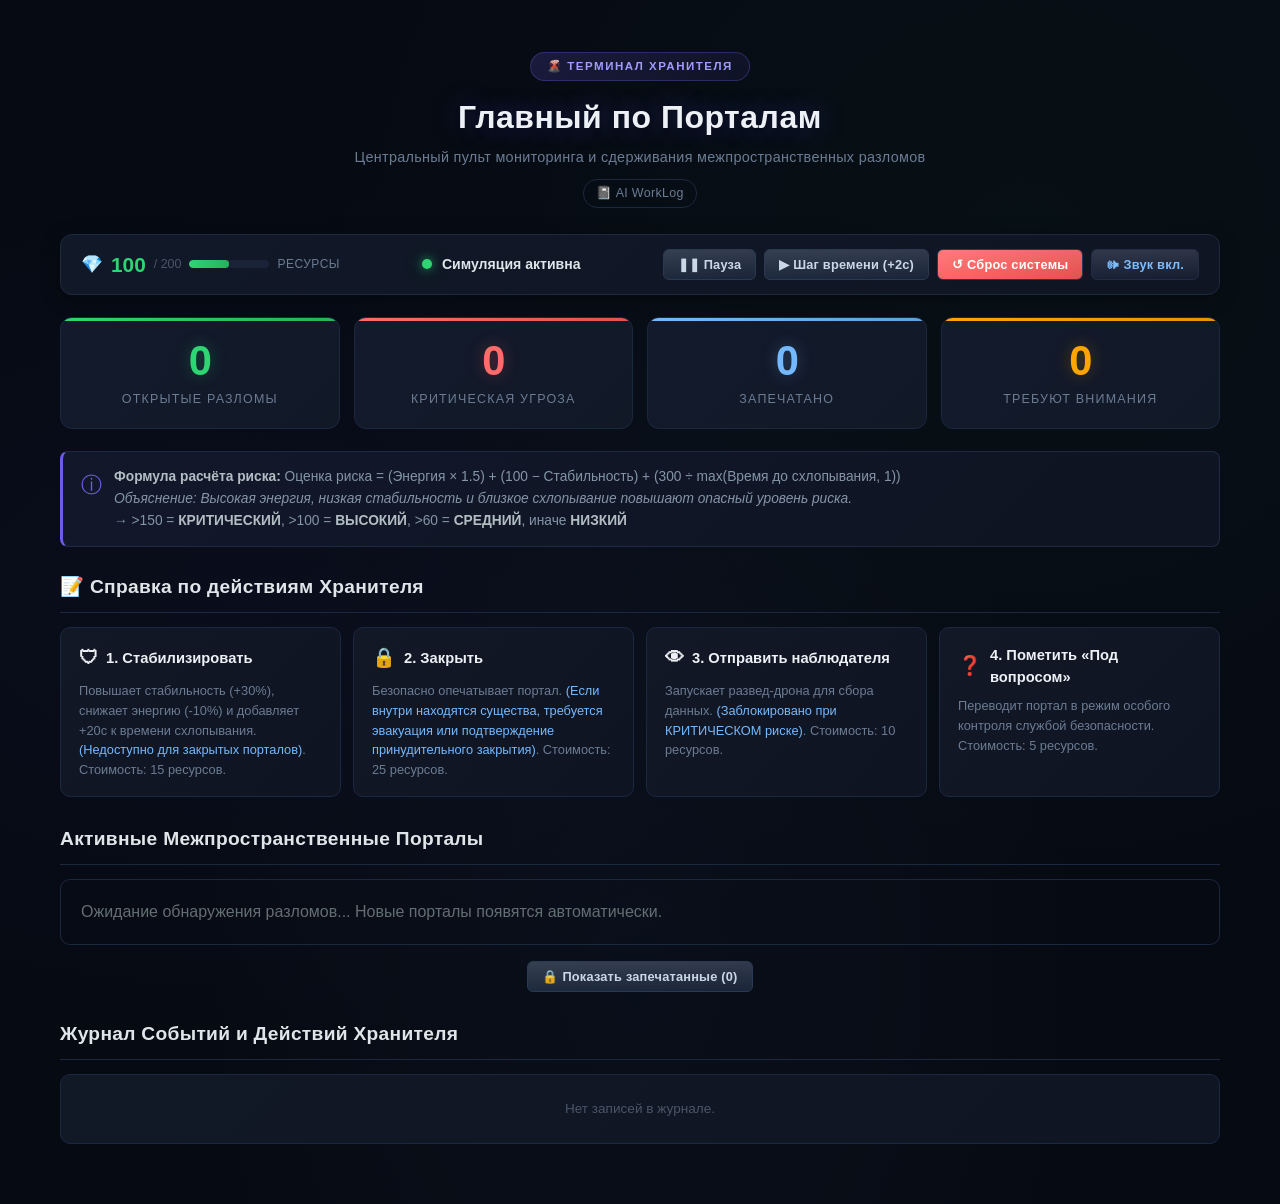
<file: index.html>
<!DOCTYPE html>
<html lang="ru">
<head>
    <meta charset="UTF-8">
    <meta name="viewport" content="width=device-width, initial-scale=1.0">
    <title>Хранитель Порталов - Пульт Управления</title>
    <link rel="stylesheet" href="static/css/style.css">
</head>
<body>
    <div class="container">
        <header>
            <div class="header-badge">&#127755; ТЕРМИНАЛ ХРАНИТЕЛЯ</div>
            <h1>Главный по Порталам</h1>
            <p class="subtitle">Центральный пульт мониторинга и сдерживания межпространственных разломов</p>
            <a href="./ai-worklog.html" class="worklog-link">&#128211; AI WorkLog</a>
        </header>

        <!-- Simulation Control Bar -->
        <section class="controls-bar">
            <div class="resources-display" id="resources-display">
                <span class="resource-icon">&#128142;</span>
                <span class="resource-value" id="resource-value">100</span>
                <span class="resource-max">/ 200</span>
                <div class="resource-bar-bg">
                    <div class="resource-bar-fill" id="resource-bar-fill" style="width:50%"></div>
                </div>
                <span class="resource-label">Ресурсы</span>
            </div>
            <div class="sim-status">
                <span class="status-indicator" id="sim-indicator"></span>
                <span id="sim-mode-label">Симуляция активна</span>
            </div>
            <div class="control-buttons">
                <button class="btn btn-control" id="btn-toggle-auto">&#10074;&#10074; Пауза</button>
                <button class="btn btn-control" id="btn-manual-tick">&#9654; Шаг времени (+2с)</button>
                <button class="btn btn-control btn-danger" id="btn-reset-sim">&#8634; Сброс системы</button>
                <button class="btn btn-sound" id="btn-sound-toggle" title="Включить/выключить звук">&#128362; Звук вкл.</button>
            </div>
        </section>

        <!-- Summary Dashboard -->
        <section id="dashboard" class="dashboard">
            <div class="stat-card" id="stat-open">
                <span class="stat-number">0</span>
                <span class="stat-label">Открытые разломы</span>
            </div>
            <div class="stat-card" id="stat-critical">
                <span class="stat-number">0</span>
                <span class="stat-label">Критическая угроза</span>
            </div>
            <div class="stat-card" id="stat-closed">
                <span class="stat-number">0</span>
                <span class="stat-label">Запечатано</span>
            </div>
            <div class="stat-card" id="stat-urgent">
                <span class="stat-number">0</span>
                <span class="stat-label">Требуют внимания</span>
            </div>
        </section>

        <!-- Formula Explanation -->
        <section id="formula-info" class="formula-info">
            <span class="info-icon">&#9432;</span>
            <span class="info-text">
                <strong>Формула расчёта риска:</strong>
                Оценка риска = (Энергия &times; 1.5) + (100 &minus; Стабильность) + (300 &divide; max(Время до схлопывания, 1))
                <br>
                <em>Объяснение: Высокая энергия, низкая стабильность и близкое схлопывание повышают опасный уровень риска.</em>
                <br>
                &rarr; &gt;150 = <strong>КРИТИЧЕСКИЙ</strong>, &gt;100 = <strong>ВЫСОКИЙ</strong>, &gt;60 = <strong>СРЕДНИЙ</strong>, иначе <strong>НИЗКИЙ</strong>
            </span>
        </section>

        <!-- Caretaker Actions Explanation Guide -->
        <section class="actions-guide">
            <h2>&#128221; Справка по действиям Хранителя</h2>
            <div class="guide-grid">
                <div class="guide-card">
                    <div class="guide-header">
                        <span class="guide-icon">&#128737;</span>
                        <strong>1. Стабилизировать</strong>
                    </div>
                    <p>Повышает стабильность (+30%), снижает энергию (-10%) и добавляет +20с к времени схлопывания. <em>(Недоступно для закрытых порталов)</em>. Стоимость: 15 ресурсов.</p>
                </div>
                <div class="guide-card">
                    <div class="guide-header">
                        <span class="guide-icon">&#128274;</span>
                        <strong>2. Закрыть</strong>
                    </div>
                    <p>Безопасно опечатывает портал. <em>(Если внутри находятся существа, требуется эвакуация или подтверждение принудительного закрытия)</em>. Стоимость: 25 ресурсов.</p>
                </div>
                <div class="guide-card">
                    <div class="guide-header">
                        <span class="guide-icon">&#128065;</span>
                        <strong>3. Отправить наблюдателя</strong>
                    </div>
                    <p>Запускает развед-дрона для сбора данных. <em>(Заблокировано при КРИТИЧЕСКОМ риске)</em>. Стоимость: 10 ресурсов.</p>
                </div>
                <div class="guide-card">
                    <div class="guide-header">
                        <span class="guide-icon">&#10067;</span>
                        <strong>4. Пометить «Под вопросом»</strong>
                    </div>
                    <p>Переводит портал в режим особого контроля службой безопасности. Стоимость: 5 ресурсов.</p>
                </div>
            </div>
        </section>

        <!-- Portals Table -->
        <section id="portals-section">
            <h2>Активные Межпространственные Порталы</h2>
            <div id="portals-table"></div>
        </section>

        <!-- Closed Portals Section -->
        <section id="closed-section" style="display:none; margin-top:28px;">
            <h2>&#128274; Запечатанные Порталы</h2>
            <div id="closed-table"></div>
        </section>

        <!-- Toggle Closed Portals Button -->
        <div id="closed-toggle-wrapper" style="margin-top:16px; text-align:center;">
            <button class="btn btn-control" id="btn-toggle-closed">&#128274; Показать запечатанные (0)</button>
        </div>

        <!-- Action Log -->
        <section id="action-log-section">
            <h2>Журнал Событий и Действий Хранителя</h2>
            <div id="action-log"></div>
        </section>
    </div>

    <!-- Detail Modal -->
    <div id="modal-overlay" class="modal-overlay hidden">
        <div class="modal">
            <button class="modal-close" id="modal-close">&times;</button>
            <h2 id="modal-title">Карточка портала</h2>
            <div id="modal-body"></div>
        </div>
    </div>

    <!-- Confirm Modal -->
    <div id="confirm-overlay" class="modal-overlay hidden">
        <div class="modal modal-sm">
            <h3 id="confirm-title">Подтверждение действия</h3>
            <p id="confirm-message"></p>
            <div class="modal-actions">
                <button class="btn btn-danger" id="confirm-yes">Принудительно закрыть</button>
                <button class="btn btn-secondary" id="confirm-no">Отмена</button>
            </div>
        </div>
    </div>

    <!-- Toast Notification -->
    <div id="toast" class="toast hidden"></div>

    <script src="static/js/app.js"></script>
</body>
</html>
</file>
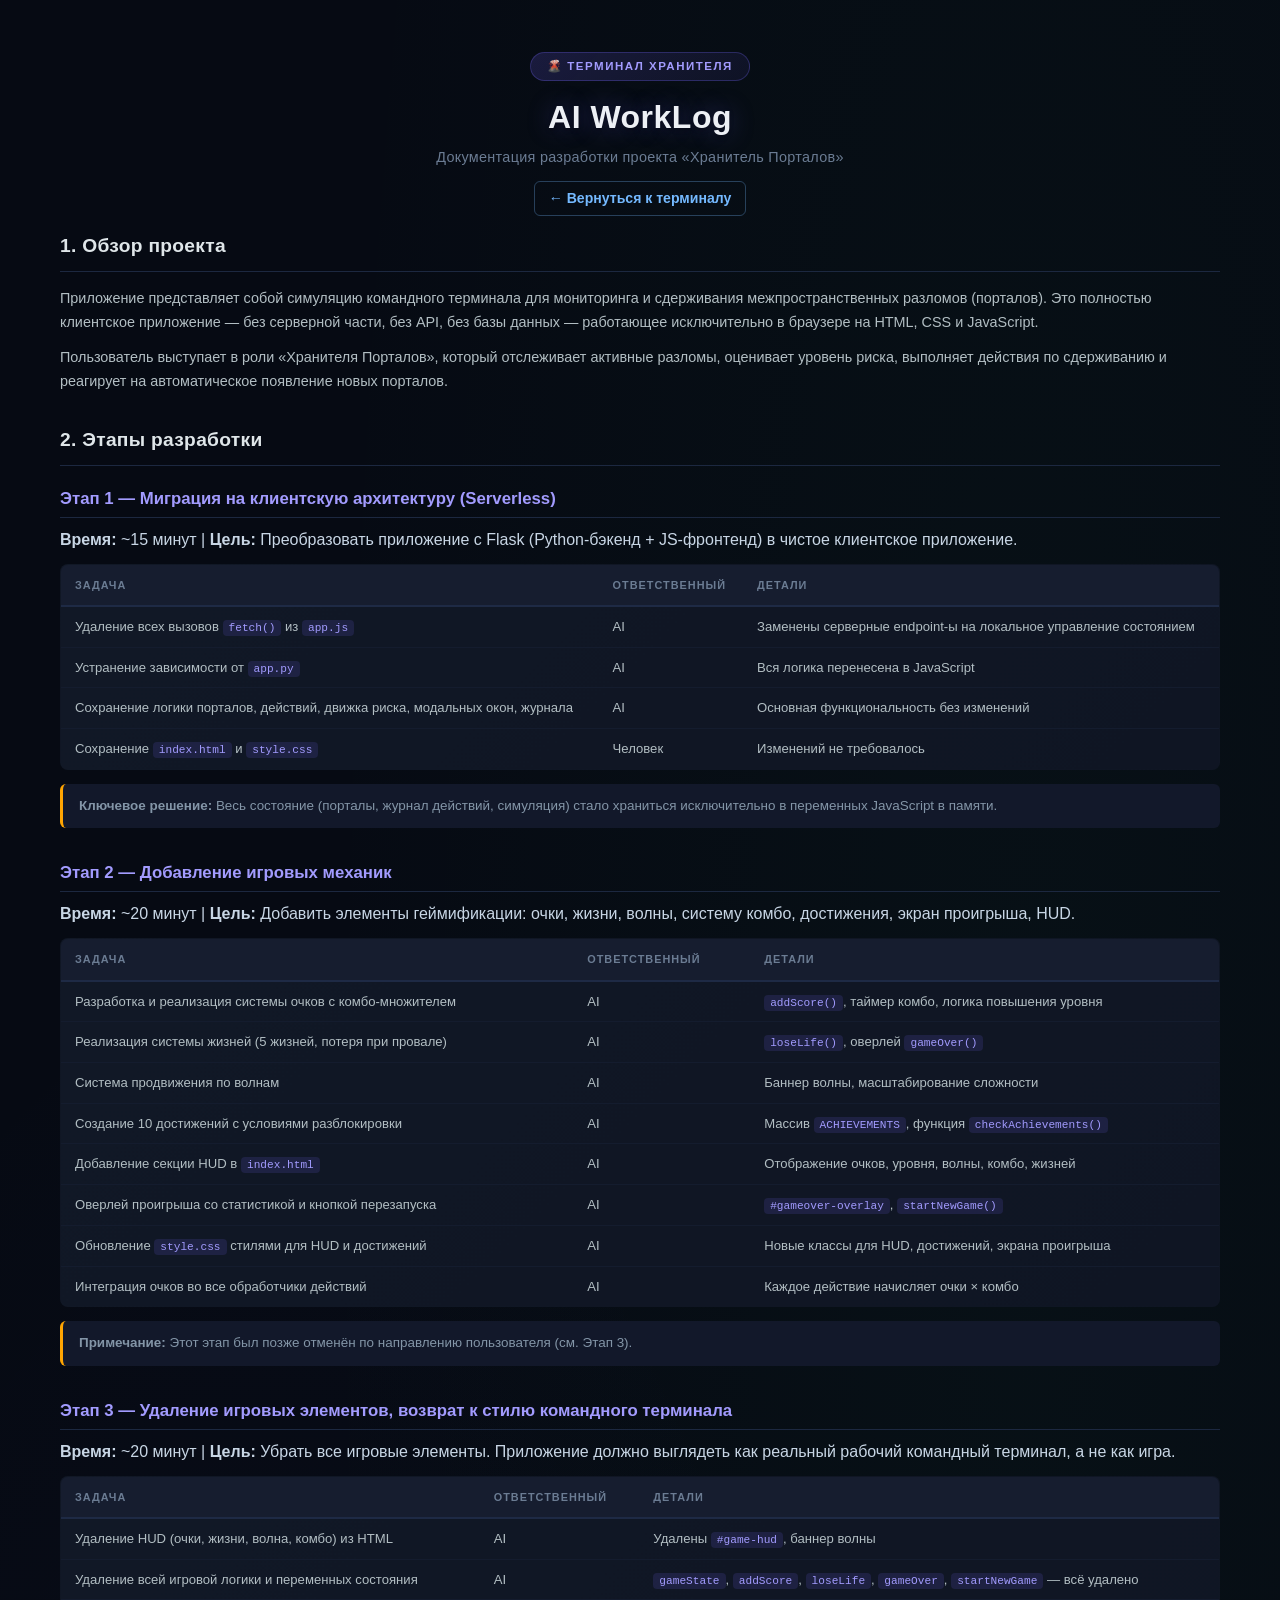
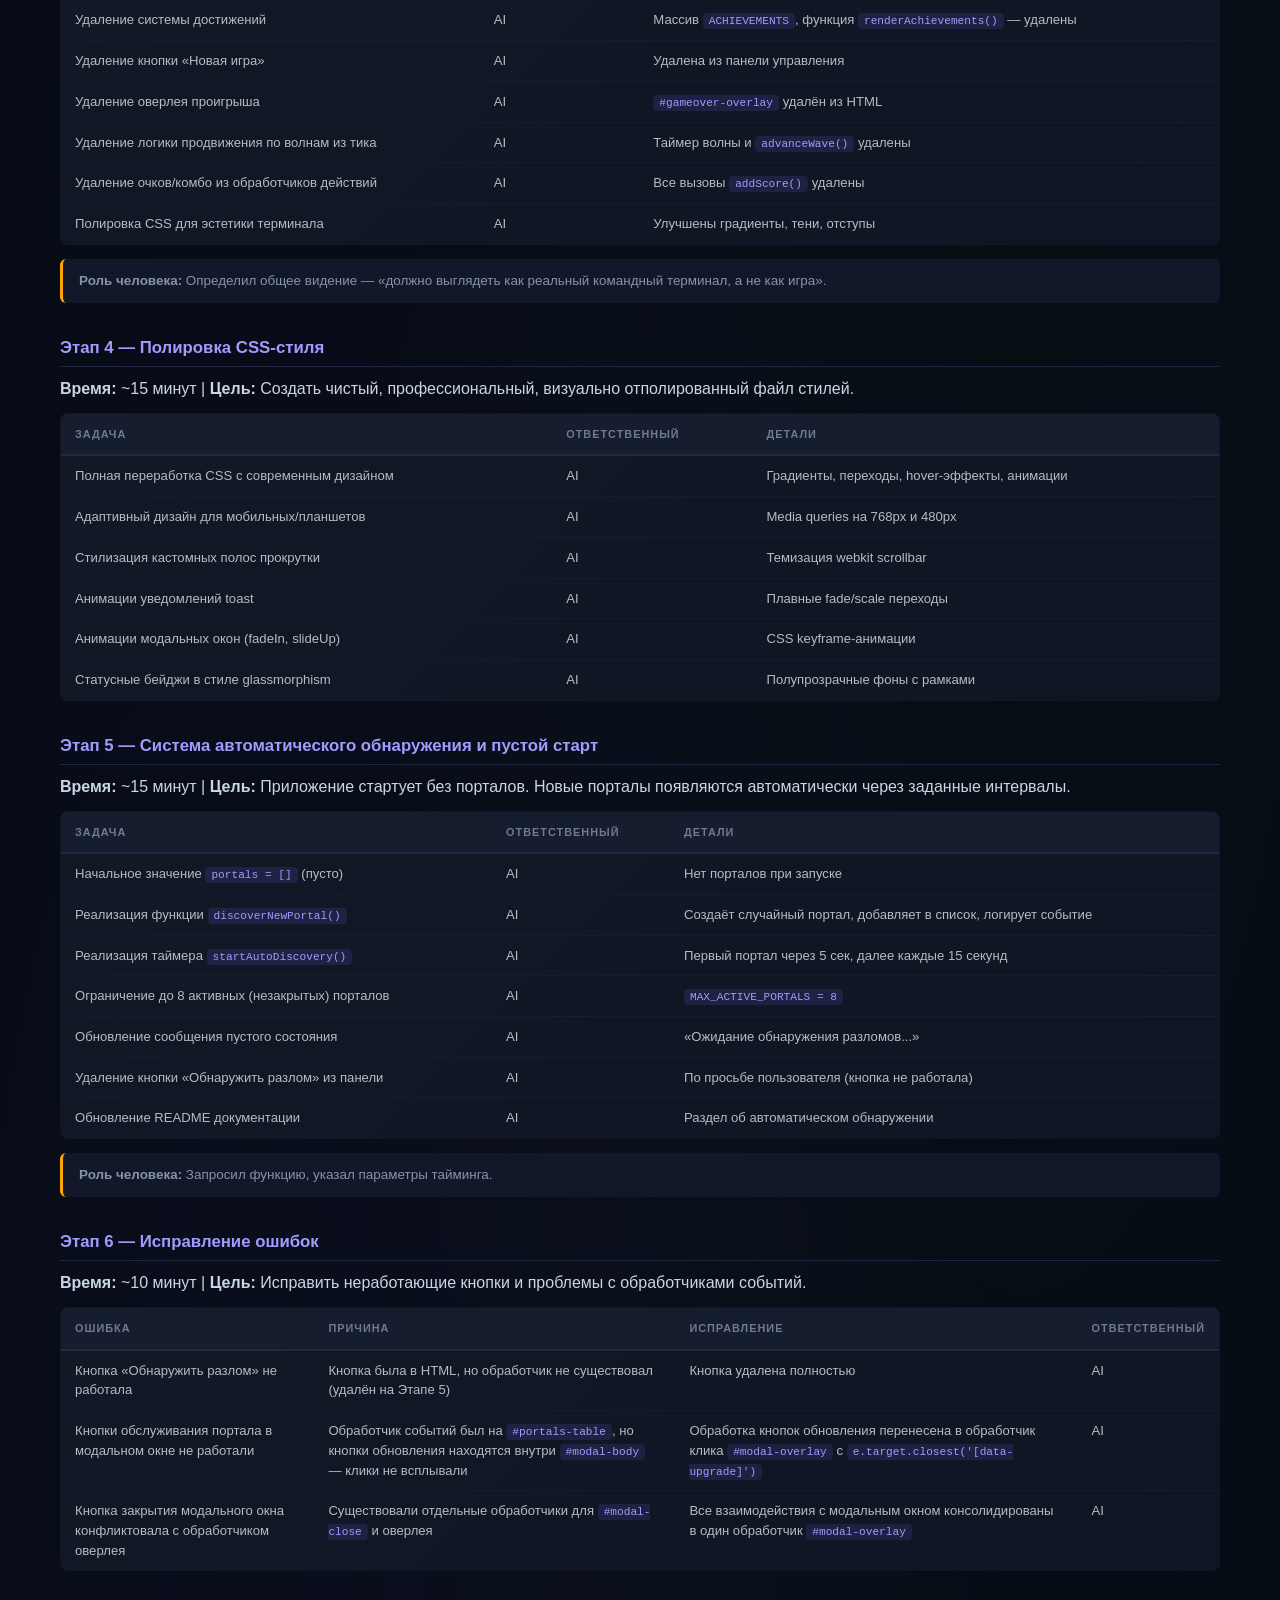
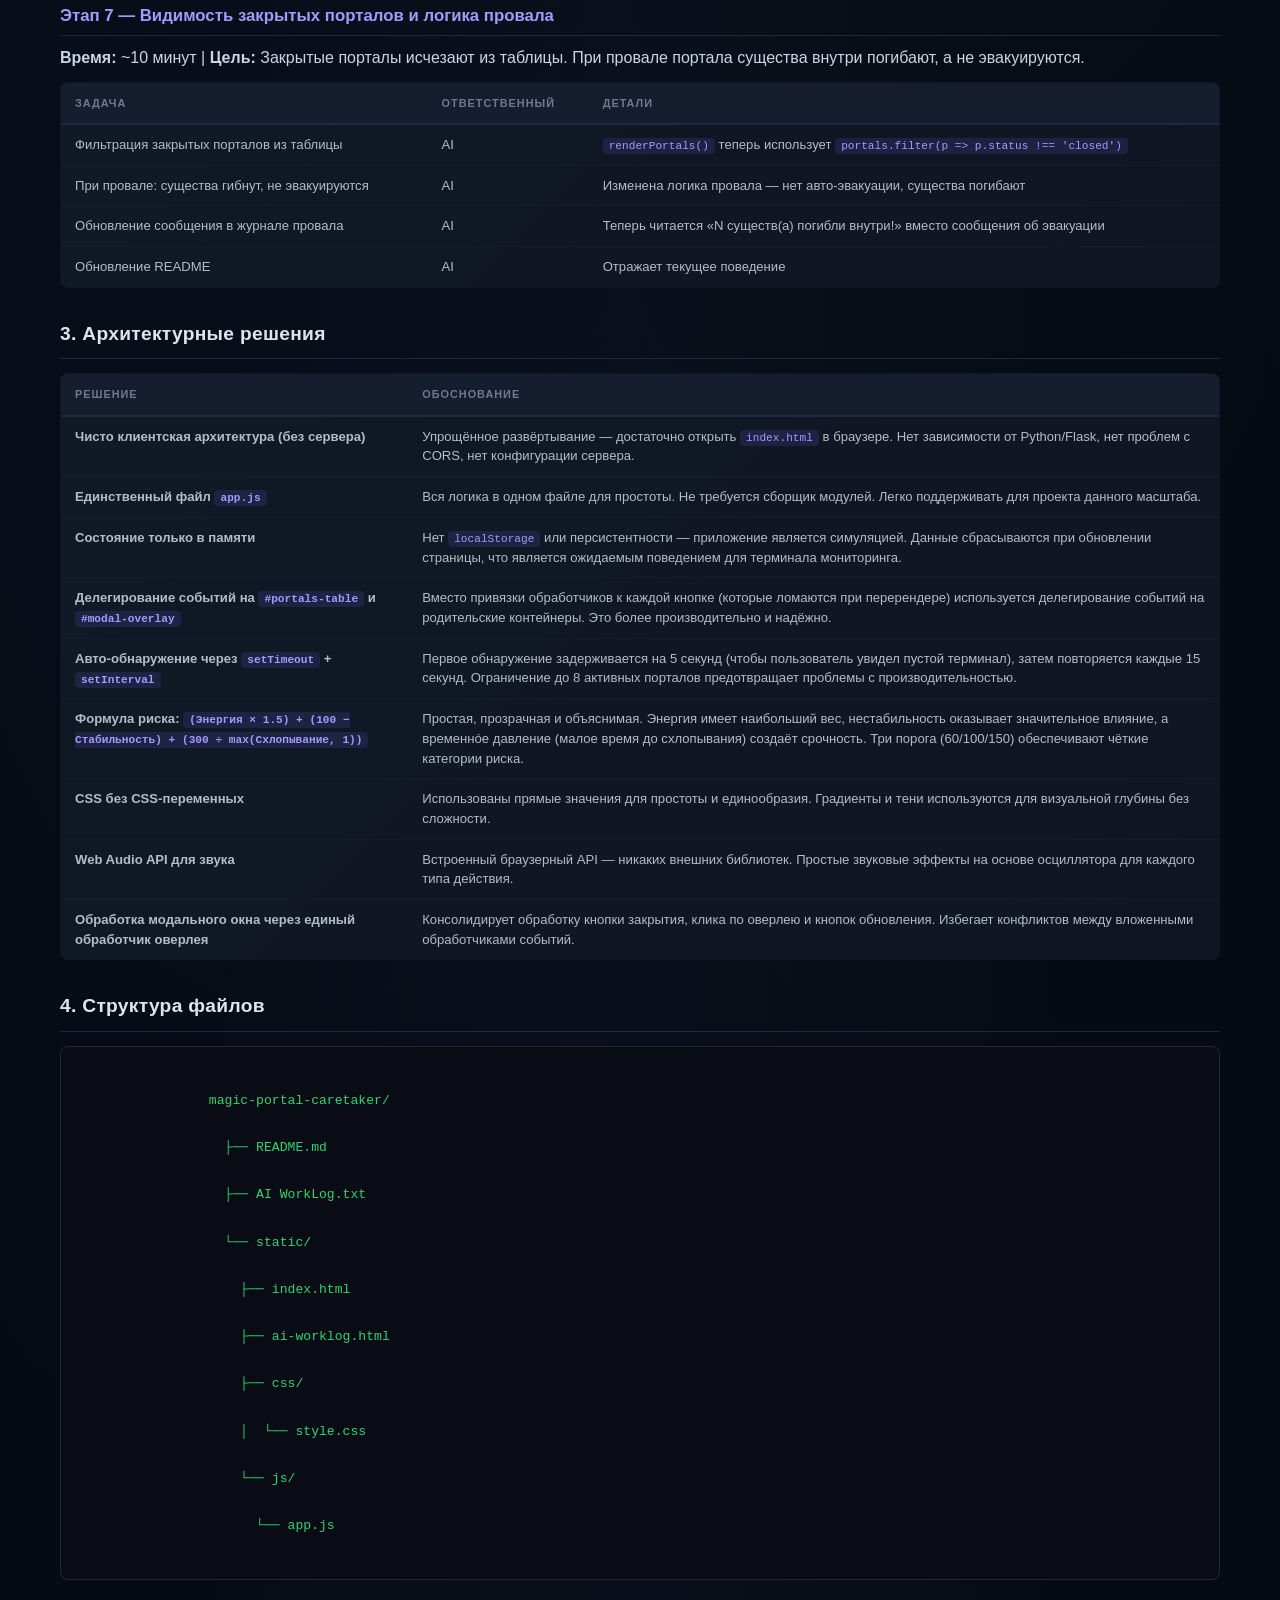
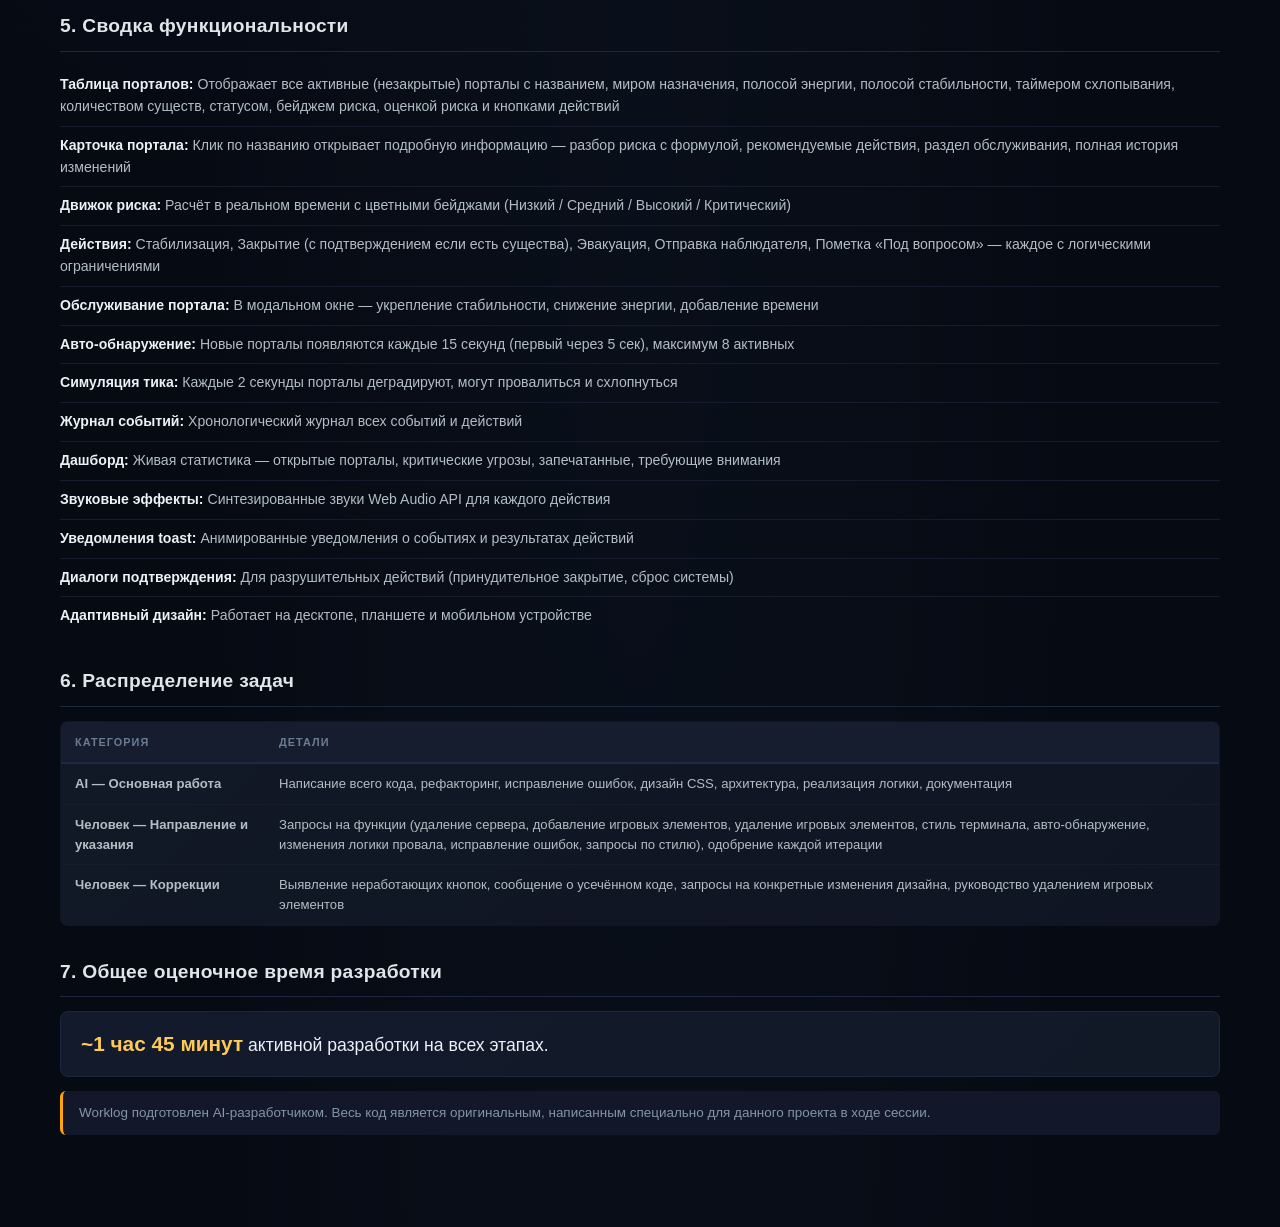
<file: ai-worklog.html>
<!DOCTYPE html>
<html lang="ru">
<head>
    <meta charset="UTF-8">
    <meta name="viewport" content="width=device-width, initial-scale=1.0">
    <title>AI WorkLog — Хранитель Порталов</title>
    <link rel="stylesheet" href="static/css/style.css">
    <link rel="stylesheet" href="static/css/worklog.css">
</head>
<body>
    <div class="container">
        <header>
            <div class="header-badge">&#127755; ТЕРМИНАЛ ХРАНИТЕЛЯ</div>
            <h1>AI WorkLog</h1>
            <p class="subtitle">Документация разработки проекта «Хранитель Порталов»</p>
            <a href="./index.html" class="back-link">&#8592; Вернуться к терминалу</a>
        </header>

        <section class="worklog-section">
            <h2>1. Обзор проекта</h2>
            <div class="worklog-text">
                <p>Приложение представляет собой симуляцию командного терминала для мониторинга и сдерживания межпространственных разломов (порталов). Это полностью клиентское приложение — без серверной части, без API, без базы данных — работающее исключительно в браузере на HTML, CSS и JavaScript.</p>
                <p>Пользователь выступает в роли «Хранителя Порталов», который отслеживает активные разломы, оценивает уровень риска, выполняет действия по сдерживанию и реагирует на автоматическое появление новых порталов.</p>
            </div>
        </section>

        <section class="worklog-section">
            <h2>2. Этапы разработки</h2>

            <div class="worklog-section">
                <h3>Этап 1 — Миграция на клиентскую архитектуру (Serverless)</h3>
                <p><strong>Время:</strong> ~15 минут | <strong>Цель:</strong> Преобразовать приложение с Flask (Python-бэкенд + JS-фронтенд) в чистое клиентское приложение.</p>
                <table class="worklog-table">
                    <thead>
                        <tr><th>Задача</th><th>Ответственный</th><th>Детали</th></tr>
                    </thead>
                    <tbody>
                        <tr><td>Удаление всех вызовов <code>fetch()</code> из <code>app.js</code></td><td>AI</td><td>Заменены серверные endpoint-ы на локальное управление состоянием</td></tr>
                        <tr><td>Устранение зависимости от <code>app.py</code></td><td>AI</td><td>Вся логика перенесена в JavaScript</td></tr>
                        <tr><td>Сохранение логики порталов, действий, движка риска, модальных окон, журнала</td><td>AI</td><td>Основная функциональность без изменений</td></tr>
                        <tr><td>Сохранение <code>index.html</code> и <code>style.css</code></td><td>Человек</td><td>Изменений не требовалось</td></tr>
                    </tbody>
                </table>
                <p class="worklog-note"><strong>Ключевое решение:</strong> Весь состояние (порталы, журнал действий, симуляция) стало храниться исключительно в переменных JavaScript в памяти.</p>
            </div>

            <div class="worklog-section">
                <h3>Этап 2 — Добавление игровых механик</h3>
                <p><strong>Время:</strong> ~20 минут | <strong>Цель:</strong> Добавить элементы геймификации: очки, жизни, волны, систему комбо, достижения, экран проигрыша, HUD.</p>
                <table class="worklog-table">
                    <thead>
                        <tr><th>Задача</th><th>Ответственный</th><th>Детали</th></tr>
                    </thead>
                    <tbody>
                        <tr><td>Разработка и реализация системы очков с комбо-множителем</td><td>AI</td><td><code>addScore()</code>, таймер комбо, логика повышения уровня</td></tr>
                        <tr><td>Реализация системы жизней (5 жизней, потеря при провале)</td><td>AI</td><td><code>loseLife()</code>, оверлей <code>gameOver()</code></td></tr>
                        <tr><td>Система продвижения по волнам</td><td>AI</td><td>Баннер волны, масштабирование сложности</td></tr>
                        <tr><td>Создание 10 достижений с условиями разблокировки</td><td>AI</td><td>Массив <code>ACHIEVEMENTS</code>, функция <code>checkAchievements()</code></td></tr>
                        <tr><td>Добавление секции HUD в <code>index.html</code></td><td>AI</td><td>Отображение очков, уровня, волны, комбо, жизней</td></tr>
                        <tr><td>Оверлей проигрыша со статистикой и кнопкой перезапуска</td><td>AI</td><td><code>#gameover-overlay</code>, <code>startNewGame()</code></td></tr>
                        <tr><td>Обновление <code>style.css</code> стилями для HUD и достижений</td><td>AI</td><td>Новые классы для HUD, достижений, экрана проигрыша</td></tr>
                        <tr><td>Интеграция очков во все обработчики действий</td><td>AI</td><td>Каждое действие начисляет очки × комбо</td></tr>
                    </tbody>
                </table>
                <p class="worklog-note"><strong>Примечание:</strong> Этот этап был позже отменён по направлению пользователя (см. Этап 3).</p>
            </div>

            <div class="worklog-section">
                <h3>Этап 3 — Удаление игровых элементов, возврат к стилю командного терминала</h3>
                <p><strong>Время:</strong> ~20 минут | <strong>Цель:</strong> Убрать все игровые элементы. Приложение должно выглядеть как реальный рабочий командный терминал, а не как игра.</p>
                <table class="worklog-table">
                    <thead>
                        <tr><th>Задача</th><th>Ответственный</th><th>Детали</th></tr>
                    </thead>
                    <tbody>
                        <tr><td>Удаление HUD (очки, жизни, волна, комбо) из HTML</td><td>AI</td><td>Удалены <code>#game-hud</code>, баннер волны</td></tr>
                        <tr><td>Удаление всей игровой логики и переменных состояния</td><td>AI</td><td><code>gameState</code>, <code>addScore</code>, <code>loseLife</code>, <code>gameOver</code>, <code>startNewGame</code> — всё удалено</td></tr>
                        <tr><td>Удаление системы достижений</td><td>AI</td><td>Массив <code>ACHIEVEMENTS</code>, функция <code>renderAchievements()</code> — удалены</td></tr>
                        <tr><td>Удаление кнопки «Новая игра»</td><td>AI</td><td>Удалена из панели управления</td></tr>
                        <tr><td>Удаление оверлея проигрыша</td><td>AI</td><td><code>#gameover-overlay</code> удалён из HTML</td></tr>
                        <tr><td>Удаление логики продвижения по волнам из тика</td><td>AI</td><td>Таймер волны и <code>advanceWave()</code> удалены</td></tr>
                        <tr><td>Удаление очков/комбо из обработчиков действий</td><td>AI</td><td>Все вызовы <code>addScore()</code> удалены</td></tr>
                        <tr><td>Полировка CSS для эстетики терминала</td><td>AI</td><td>Улучшены градиенты, тени, отступы</td></tr>
                    </tbody>
                </table>
                <p class="worklog-note"><strong>Роль человека:</strong> Определил общее видение — «должно выглядеть как реальный командный терминал, а не как игра».</p>
            </div>

            <div class="worklog-section">
                <h3>Этап 4 — Полировка CSS-стиля</h3>
                <p><strong>Время:</strong> ~15 минут | <strong>Цель:</strong> Создать чистый, профессиональный, визуально отполированный файл стилей.</p>
                <table class="worklog-table">
                    <thead>
                        <tr><th>Задача</th><th>Ответственный</th><th>Детали</th></tr>
                    </thead>
                    <tbody>
                        <tr><td>Полная переработка CSS с современным дизайном</td><td>AI</td><td>Градиенты, переходы, hover-эффекты, анимации</td></tr>
                        <tr><td>Адаптивный дизайн для мобильных/планшетов</td><td>AI</td><td>Media queries на 768px и 480px</td></tr>
                        <tr><td>Стилизация кастомных полос прокрутки</td><td>AI</td><td>Темизация webkit scrollbar</td></tr>
                        <tr><td>Анимации уведомлений toast</td><td>AI</td><td>Плавные fade/scale переходы</td></tr>
                        <tr><td>Анимации модальных окон (fadeIn, slideUp)</td><td>AI</td><td>CSS keyframe-анимации</td></tr>
                        <tr><td>Статусные бейджи в стиле glassmorphism</td><td>AI</td><td>Полупрозрачные фоны с рамками</td></tr>
                    </tbody>
                </table>
            </div>

            <div class="worklog-section">
                <h3>Этап 5 — Система автоматического обнаружения и пустой старт</h3>
                <p><strong>Время:</strong> ~15 минут | <strong>Цель:</strong> Приложение стартует без порталов. Новые порталы появляются автоматически через заданные интервалы.</p>
                <table class="worklog-table">
                    <thead>
                        <tr><th>Задача</th><th>Ответственный</th><th>Детали</th></tr>
                    </thead>
                    <tbody>
                        <tr><td>Начальное значение <code>portals = []</code> (пусто)</td><td>AI</td><td>Нет порталов при запуске</td></tr>
                        <tr><td>Реализация функции <code>discoverNewPortal()</code></td><td>AI</td><td>Создаёт случайный портал, добавляет в список, логирует событие</td></tr>
                        <tr><td>Реализация таймера <code>startAutoDiscovery()</code></td><td>AI</td><td>Первый портал через 5 сек, далее каждые 15 секунд</td></tr>
                        <tr><td>Ограничение до 8 активных (незакрытых) порталов</td><td>AI</td><td><code>MAX_ACTIVE_PORTALS = 8</code></td></tr>
                        <tr><td>Обновление сообщения пустого состояния</td><td>AI</td><td>«Ожидание обнаружения разломов...»</td></tr>
                        <tr><td>Удаление кнопки «Обнаружить разлом» из панели</td><td>AI</td><td>По просьбе пользователя (кнопка не работала)</td></tr>
                        <tr><td>Обновление README документации</td><td>AI</td><td>Раздел об автоматическом обнаружении</td></tr>
                    </tbody>
                </table>
                <p class="worklog-note"><strong>Роль человека:</strong> Запросил функцию, указал параметры тайминга.</p>
            </div>

            <div class="worklog-section">
                <h3>Этап 6 — Исправление ошибок</h3>
                <p><strong>Время:</strong> ~10 минут | <strong>Цель:</strong> Исправить неработающие кнопки и проблемы с обработчиками событий.</p>
                <table class="worklog-table">
                    <thead>
                        <tr><th>Ошибка</th><th>Причина</th><th>Исправление</th><th>Ответственный</th></tr>
                    </thead>
                    <tbody>
                        <tr><td>Кнопка «Обнаружить разлом» не работала</td><td>Кнопка была в HTML, но обработчик не существовал (удалён на Этапе 5)</td><td>Кнопка удалена полностью</td><td>AI</td></tr>
                        <tr><td>Кнопки обслуживания портала в модальном окне не работали</td><td>Обработчик событий был на <code>#portals-table</code>, но кнопки обновления находятся внутри <code>#modal-body</code> — клики не всплывали</td><td>Обработка кнопок обновления перенесена в обработчик клика <code>#modal-overlay</code> с <code>e.target.closest('[data-upgrade]')</code></td><td>AI</td></tr>
                        <tr><td>Кнопка закрытия модального окна конфликтовала с обработчиком оверлея</td><td>Существовали отдельные обработчики для <code>#modal-close</code> и оверлея</td><td>Все взаимодействия с модальным окном консолидированы в один обработчик <code>#modal-overlay</code></td><td>AI</td></tr>
                    </tbody>
                </table>
            </div>

            <div class="worklog-section">
                <h3>Этап 7 — Видимость закрытых порталов и логика провала</h3>
                <p><strong>Время:</strong> ~10 минут | <strong>Цель:</strong> Закрытые порталы исчезают из таблицы. При провале портала существа внутри погибают, а не эвакуируются.</p>
                <table class="worklog-table">
                    <thead>
                        <tr><th>Задача</th><th>Ответственный</th><th>Детали</th></tr>
                    </thead>
                    <tbody>
                        <tr><td>Фильтрация закрытых порталов из таблицы</td><td>AI</td><td><code>renderPortals()</code> теперь использует <code>portals.filter(p =&gt; p.status !== 'closed')</code></td></tr>
                        <tr><td>При провале: существа гибнут, не эвакуируются</td><td>AI</td><td>Изменена логика провала — нет авто-эвакуации, существа погибают</td></tr>
                        <tr><td>Обновление сообщения в журнале провала</td><td>AI</td><td>Теперь читается «N существ(а) погибли внутри!» вместо сообщения об эвакуации</td></tr>
                        <tr><td>Обновление README</td><td>AI</td><td>Отражает текущее поведение</td></tr>
                    </tbody>
                </table>
            </div>
        </section>

        <section class="worklog-section">
            <h2>3. Архитектурные решения</h2>
            <table class="worklog-table">
                <thead>
                    <tr><th>Решение</th><th>Обоснование</th></tr>
                </thead>
                <tbody>
                    <tr><td><strong>Чисто клиентская архитектура (без сервера)</strong></td><td>Упрощённое развёртывание — достаточно открыть <code>index.html</code> в браузере. Нет зависимости от Python/Flask, нет проблем с CORS, нет конфигурации сервера.</td></tr>
                    <tr><td><strong>Единственный файл <code>app.js</code></strong></td><td>Вся логика в одном файле для простоты. Не требуется сборщик модулей. Легко поддерживать для проекта данного масштаба.</td></tr>
                    <tr><td><strong>Состояние только в памяти</strong></td><td>Нет <code>localStorage</code> или персистентности — приложение является симуляцией. Данные сбрасываются при обновлении страницы, что является ожидаемым поведением для терминала мониторинга.</td></tr>
                    <tr><td><strong>Делегирование событий на <code>#portals-table</code> и <code>#modal-overlay</code></strong></td><td>Вместо привязки обработчиков к каждой кнопке (которые ломаются при перерендере) используется делегирование событий на родительские контейнеры. Это более производительно и надёжно.</td></tr>
                    <tr><td><strong>Авто-обнаружение через <code>setTimeout</code> + <code>setInterval</code></strong></td><td>Первое обнаружение задерживается на 5 секунд (чтобы пользователь увидел пустой терминал), затем повторяется каждые 15 секунд. Ограничение до 8 активных порталов предотвращает проблемы с производительностью.</td></tr>
                    <tr><td><strong>Формула риска: <code>(Энергия × 1.5) + (100 − Стабильность) + (300 ÷ max(Схлопывание, 1))</code></strong></td><td>Простая, прозрачная и объяснимая. Энергия имеет наибольший вес, нестабильность оказывает значительное влияние, а временнóе давление (малое время до схлопывания) создаёт срочность. Три порога (60/100/150) обеспечивают чёткие категории риска.</td></tr>
                    <tr><td><strong>CSS без CSS-переменных</strong></td><td>Использованы прямые значения для простоты и единообразия. Градиенты и тени используются для визуальной глубины без сложности.</td></tr>
                    <tr><td><strong>Web Audio API для звука</strong></td><td>Встроенный браузерный API — никаких внешних библиотек. Простые звуковые эффекты на основе осциллятора для каждого типа действия.</td></tr>
                    <tr><td><strong>Обработка модального окна через единый обработчик оверлея</strong></td><td>Консолидирует обработку кнопки закрытия, клика по оверлею и кнопок обновления. Избегает конфликтов между вложенными обработчиками событий.</td></tr>
                </tbody>
            </table>
        </section>

        <section class="worklog-section">
            <h2>4. Структура файлов</h2>
            <div class="worklog-code">
                magic-portal-caretaker/<br>
                &nbsp;&nbsp;├── README.md<br>
                &nbsp;&nbsp;├── AI WorkLog.txt<br>
                &nbsp;&nbsp;└── static/<br>
                &nbsp;&nbsp;&nbsp;&nbsp;├── index.html<br>
                &nbsp;&nbsp;&nbsp;&nbsp;├── ai-worklog.html<br>
                &nbsp;&nbsp;&nbsp;&nbsp;├── css/<br>
                &nbsp;&nbsp;&nbsp;&nbsp;│&nbsp;&nbsp;└── style.css<br>
                &nbsp;&nbsp;&nbsp;&nbsp;└── js/<br>
                &nbsp;&nbsp;&nbsp;&nbsp;&nbsp;&nbsp;└── app.js
            </div>
        </section>

        <section class="worklog-section">
            <h2>5. Сводка функциональности</h2>
            <ul class="worklog-list">
                <li><strong>Таблица порталов:</strong> Отображает все активные (незакрытые) порталы с названием, миром назначения, полосой энергии, полосой стабильности, таймером схлопывания, количеством существ, статусом, бейджем риска, оценкой риска и кнопками действий</li>
                <li><strong>Карточка портала:</strong> Клик по названию открывает подробную информацию — разбор риска с формулой, рекомендуемые действия, раздел обслуживания, полная история изменений</li>
                <li><strong>Движок риска:</strong> Расчёт в реальном времени с цветными бейджами (Низкий / Средний / Высокий / Критический)</li>
                <li><strong>Действия:</strong> Стабилизация, Закрытие (с подтверждением если есть существа), Эвакуация, Отправка наблюдателя, Пометка «Под вопросом» — каждое с логическими ограничениями</li>
                <li><strong>Обслуживание портала:</strong> В модальном окне — укрепление стабильности, снижение энергии, добавление времени</li>
                <li><strong>Авто-обнаружение:</strong> Новые порталы появляются каждые 15 секунд (первый через 5 сек), максимум 8 активных</li>
                <li><strong>Симуляция тика:</strong> Каждые 2 секунды порталы деградируют, могут провалиться и схлопнуться</li>
                <li><strong>Журнал событий:</strong> Хронологический журнал всех событий и действий</li>
                <li><strong>Дашборд:</strong> Живая статистика — открытые порталы, критические угрозы, запечатанные, требующие внимания</li>
                <li><strong>Звуковые эффекты:</strong> Синтезированные звуки Web Audio API для каждого действия</li>
                <li><strong>Уведомления toast:</strong> Анимированные уведомления о событиях и результатах действий</li>
                <li><strong>Диалоги подтверждения:</strong> Для разрушительных действий (принудительное закрытие, сброс системы)</li>
                <li><strong>Адаптивный дизайн:</strong> Работает на десктопе, планшете и мобильном устройстве</li>
            </ul>
        </section>

        <section class="worklog-section">
            <h2>6. Распределение задач</h2>
            <table class="worklog-table">
                <thead>
                    <tr><th>Категория</th><th>Детали</th></tr>
                </thead>
                <tbody>
                    <tr><td><strong>AI — Основная работа</strong></td><td>Написание всего кода, рефакторинг, исправление ошибок, дизайн CSS, архитектура, реализация логики, документация</td></tr>
                    <tr><td><strong>Человек — Направление и указания</strong></td><td>Запросы на функции (удаление сервера, добавление игровых элементов, удаление игровых элементов, стиль терминала, авто-обнаружение, изменения логики провала, исправление ошибок, запросы по стилю), одобрение каждой итерации</td></tr>
                    <tr><td><strong>Человек — Коррекции</strong></td><td>Выявление неработающих кнопок, сообщение о усечённом коде, запросы на конкретные изменения дизайна, руководство удалением игровых элементов</td></tr>
                </tbody>
            </table>
        </section>

        <section class="worklog-section">
            <h2>7. Общее оценочное время разработки</h2>
            <p class="worklog-total"><strong>~1 час 45 минут</strong> активной разработки на всех этапах.</p>
            <p class="worklog-note">Worklog подготовлен AI-разработчиком. Весь код является оригинальным, написанным специально для данного проекта в ходе сессии.</p>
        </section>
    </div>
</body>
</html>
</file>
<file: static/css/style.css>
/* ── Reset & Base ──────────────────────────────────── */
*, *::before, *::after {
    box-sizing: border-box;
    margin: 0;
    padding: 0;
}

body {
    font-family: 'Segoe UI', 'Helvetica Neue', Arial, sans-serif;
    background: #060a13;
    background-image:
        radial-gradient(ellipse at 20% 50%, rgba(108, 92, 231, 0.04) 0%, transparent 50%),
        radial-gradient(ellipse at 80% 20%, rgba(46, 213, 115, 0.03) 0%, transparent 50%),
        radial-gradient(ellipse at 50% 80%, rgba(116, 185, 255, 0.03) 0%, transparent 50%);
    color: #c8d6e5;
    min-height: 100vh;
    line-height: 1.5;
    -webkit-font-smoothing: antialiased;
    -moz-osx-font-smoothing: grayscale;
}

.container {
    max-width: 1200px;
    margin: 0 auto;
    padding: 24px 20px 60px;
}

/* ── Header ────────────────────────────────────────── */
header {
    text-align: center;
    padding: 28px 0 8px;
    margin-bottom: 8px;
    position: relative;
}

header h1 {
    font-size: 2rem;
    font-weight: 700;
    color: #edf0f5;
    letter-spacing: 0.5px;
    text-shadow: 0 0 24px rgba(108, 92, 231, 0.35), 0 2px 4px rgba(0,0,0,0.4);
}

.subtitle {
    color: #6b7c93;
    margin-top: 6px;
    font-size: 0.9rem;
    font-weight: 400;
    letter-spacing: 0.3px;
}

.header-badge {
    display: inline-block;
    background: linear-gradient(135deg, rgba(108, 92, 231, 0.2), rgba(108, 92, 231, 0.08));
    border: 1px solid rgba(108, 92, 231, 0.3);
    border-radius: 20px;
    padding: 5px 16px;
    font-size: 0.72rem;
    font-weight: 600;
    color: #a29bfe;
    letter-spacing: 1.5px;
    text-transform: uppercase;
    margin-bottom: 12px;
}

/* ── WorkLog Link (subtle, in header) ──────────────── */
.worklog-link {
    display: inline-block;
    margin-top: 10px;
    color: #6b7c93;
    text-decoration: none;
    font-size: 0.78rem;
    font-weight: 500;
    padding: 4px 12px;
    border: 1px solid #1c2840;
    border-radius: 14px;
    transition: all 0.2s ease;
    letter-spacing: 0.3px;
}

.worklog-link:hover {
    color: #a29bfe;
    border-color: rgba(108, 92, 231, 0.5);
    background: rgba(108, 92, 231, 0.08);
}

/* ── Controls Bar ──────────────────────────────────── */
.controls-bar {
    display: flex;
    justify-content: space-between;
    align-items: center;
    background: linear-gradient(135deg, #111827 0%, #0f1523 100%);
    border: 1px solid #1e2a3d;
    border-radius: 12px;
    padding: 14px 20px;
    margin-top: 18px;
    flex-wrap: wrap;
    gap: 12px;
    box-shadow: 0 4px 20px rgba(0,0,0,0.3);
}

.resources-display {
    display: flex;
    align-items: center;
    gap: 8px;
    font-size: 0.85rem;
}

.resource-icon {
    font-size: 1.1rem;
}

.resource-value {
    font-size: 1.3rem;
    font-weight: 800;
    color: #2ed573;
    min-width: 30px;
    transition: color 0.3s;
}

.resource-max {
    color: #4a5568;
    font-size: 0.78rem;
}

.resource-bar-bg {
    width: 80px;
    height: 8px;
    background: #1a2238;
    border-radius: 4px;
    overflow: hidden;
}

.resource-bar-fill {
    height: 100%;
    background: linear-gradient(90deg, #2ed573, #26b35e);
    border-radius: 4px;
    transition: width 0.4s ease, background 0.3s ease;
}

.resource-label {
    color: #6b7c93;
    font-size: 0.75rem;
    font-weight: 500;
    text-transform: uppercase;
    letter-spacing: 0.5px;
}

.resources-display.low .resource-value { color: #ff6b6b; }
.resources-display.low .resource-bar-fill { background: linear-gradient(90deg, #ff6b6b, #e55050); }
.resources-display.low .resource-label { color: #ff6b6b; }

.sim-status {
    display: flex;
    align-items: center;
    gap: 10px;
    font-weight: 600;
    color: #dfe6e9;
    font-size: 0.88rem;
}

.status-indicator {
    width: 10px;
    height: 10px;
    border-radius: 50%;
    background: #2ed573;
    box-shadow: 0 0 10px rgba(46, 213, 115, 0.6), 0 0 20px rgba(46, 213, 115, 0.3);
    animation: pulse 1.8s ease-in-out infinite;
}

.status-indicator.paused {
    background: #ffa502;
    box-shadow: 0 0 10px rgba(255, 165, 2, 0.6), 0 0 20px rgba(255, 165, 2, 0.3);
    animation: none;
}

@keyframes pulse {
    0%, 100% { transform: scale(1); opacity: 1; }
    50% { transform: scale(1.3); opacity: 0.7; }
}

.control-buttons {
    display: flex;
    gap: 8px;
    flex-wrap: wrap;
}

/* ── Buttons ───────────────────────────────────────── */
.btn {
    padding: 7px 14px;
    border: none;
    border-radius: 6px;
    font-size: 0.8rem;
    font-weight: 600;
    cursor: pointer;
    transition: all 0.2s ease;
    letter-spacing: 0.2px;
    position: relative;
    overflow: hidden;
}

.btn::after {
    content: '';
    position: absolute;
    inset: 0;
    background: linear-gradient(180deg, rgba(255,255,255,0.1) 0%, transparent 100%);
    pointer-events: none;
}

.btn:hover:not(:disabled) {
    transform: translateY(-1px);
    box-shadow: 0 4px 12px rgba(0,0,0,0.3);
}

.btn:active:not(:disabled) {
    transform: translateY(0);
    box-shadow: 0 2px 6px rgba(0,0,0,0.2);
}

.btn:disabled {
    opacity: 0.3;
    cursor: not-allowed;
    transform: none !important;
    box-shadow: none !important;
}

.btn-control {
    background: linear-gradient(135deg, #1e2a3d 0%, #1a2438 100%);
    color: #c8d6e5;
    border: 1px solid #2a3a52;
}

.btn-control:hover:not(:disabled) {
    background: linear-gradient(135deg, #243349 0%, #202d44 100%);
    border-color: #3a5070;
}

.btn-sound {
    background: linear-gradient(135deg, #1a2238 0%, #161d2f 100%);
    color: #74b9ff;
    border: 1px solid #222d45;
}

.btn-sound:hover:not(:disabled) {
    border-color: #4a7ab5;
}

.btn-stabilize { background: linear-gradient(135deg, #2ed573 0%, #26b35e 100%); color: #0d1a0f; }
.btn-evacuate { background: linear-gradient(135deg, #e84393 0%, #c0397e 100%); color: #fff; }
.btn-close { background: linear-gradient(135deg, #ff6b6b 0%, #e55050 100%); color: #fff; }
.btn-observer { background: linear-gradient(135deg, #74b9ff 0%, #5aa3e0 100%); color: #0d1a0f; }
.btn-review { background: linear-gradient(135deg, #ffa502 0%, #e69500 100%); color: #1a1a2e; }
.btn-secondary { background: #3a4a5e; color: #fff; }
.btn-danger { background: linear-gradient(135deg, #ff6b6b 0%, #e55050 100%); color: #fff; }
.btn-sm { padding: 5px 10px; font-size: 0.72rem; }

.btn-upgrade {
    background: linear-gradient(135deg, #6c5ce7 0%, #5b4cdb 100%);
    color: #fff;
    margin: 4px;
    border: none;
}

.btn-upgrade:hover:not(:disabled) {
    background: linear-gradient(135deg, #7d6ff0 0%, #6c5ce7 100%);
    box-shadow: 0 4px 14px rgba(108, 92, 231, 0.35);
}

/* ── Dashboard ─────────────────────────────────────── */
.dashboard {
    display: grid;
    grid-template-columns: repeat(auto-fit, minmax(180px, 1fr));
    gap: 14px;
    margin: 22px 0;
}

.stat-card {
    background: linear-gradient(135deg, #131a2c 0%, #111826 100%);
    border-radius: 12px;
    padding: 20px 18px;
    text-align: center;
    border: 1px solid #1c2840;
    position: relative;
    overflow: hidden;
    transition: transform 0.2s, border-color 0.2s;
}

.stat-card:hover {
    transform: translateY(-2px);
    border-color: #2a3a58;
}

.stat-card::before {
    content: '';
    position: absolute;
    top: 0; left: 0; right: 0;
    height: 3px;
    border-radius: 12px 12px 0 0;
}

#stat-open::before { background: linear-gradient(90deg, #2ed573, #26b35e); }
#stat-critical::before { background: linear-gradient(90deg, #ff6b6b, #e55050); }
#stat-closed::before { background: linear-gradient(90deg, #74b9ff, #5aa3e0); }
#stat-urgent::before { background: linear-gradient(90deg, #ffa502, #e69500); }

.stat-number {
    display: block;
    font-size: 2.6rem;
    font-weight: 800;
    color: #edf0f5;
    line-height: 1.1;
    letter-spacing: -1px;
}

.stat-label {
    display: block;
    margin-top: 6px;
    font-size: 0.78rem;
    color: #6b7c93;
    text-transform: uppercase;
    letter-spacing: 1.2px;
    font-weight: 500;
}

#stat-critical .stat-number { color: #ff6b6b; text-shadow: 0 0 16px rgba(255, 107, 107, 0.3); }
#stat-urgent .stat-number { color: #ffa502; text-shadow: 0 0 16px rgba(255, 165, 2, 0.3); }
#stat-open .stat-number { color: #2ed573; text-shadow: 0 0 16px rgba(46, 213, 115, 0.3); }
#stat-closed .stat-number { color: #74b9ff; text-shadow: 0 0 16px rgba(116, 185, 255, 0.3); }

/* ── Formula Info ──────────────────────────────────── */
.formula-info {
    background: linear-gradient(135deg, #12182a 0%, #0f1422 100%);
    border: 1px solid #1e2a45;
    border-left: 3px solid #6c5ce7;
    border-radius: 8px;
    padding: 14px 18px;
    margin-bottom: 26px;
    font-size: 0.86rem;
    display: flex;
    align-items: flex-start;
    gap: 12px;
    line-height: 1.6;
    color: #8395a7;
}

.info-icon {
    font-size: 1.3rem;
    color: #6c5ce7;
    flex-shrink: 0;
    margin-top: 2px;
}

.info-text strong {
    color: #b2bec3;
}

/* ── Section Headings ──────────────────────────────── */
h2 {
    font-size: 1.2rem;
    font-weight: 600;
    color: #dfe6e9;
    margin-bottom: 14px;
    padding-bottom: 10px;
    border-bottom: 1px solid #1c2840;
    letter-spacing: 0.3px;
}

/* ── Actions Guide ─────────────────────────────────── */
.actions-guide {
    margin-bottom: 28px;
}

.guide-grid {
    display: grid;
    grid-template-columns: repeat(auto-fit, minmax(240px, 1fr));
    gap: 12px;
}

.guide-card {
    background: linear-gradient(135deg, #121826 0%, #0f1422 100%);
    border: 1px solid #1c2840;
    border-radius: 10px;
    padding: 16px 18px;
    transition: border-color 0.2s, transform 0.2s;
}

.guide-card:hover {
    border-color: #2a3a58;
    transform: translateY(-1px);
}

.guide-header {
    display: flex;
    align-items: center;
    gap: 8px;
    margin-bottom: 8px;
    font-size: 0.92rem;
    color: #edf0f5;
    font-weight: 600;
}

.guide-icon {
    font-size: 1.2rem;
}

.guide-card p {
    font-size: 0.8rem;
    color: #6b7c93;
    line-height: 1.55;
}

.guide-card em {
    color: #74b9ff;
    font-style: normal;
}

/* ── Portals Table ─────────────────────────────────── */
#portals-table {
    overflow-x: auto;
    border-radius: 10px;
    border: 1px solid #1c2840;
}

table {
    width: 100%;
    border-collapse: collapse;
    font-size: 0.88rem;
    background: linear-gradient(135deg, #111826 0%, #0f1523 100%);
}

thead th {
    background: #161d2f;
    color: #6b7c93;
    text-transform: uppercase;
    font-size: 0.7rem;
    letter-spacing: 1.2px;
    font-weight: 600;
    padding: 14px 12px;
    text-align: left;
    border-bottom: 2px solid #1e2a45;
    white-space: nowrap;
}

tbody tr {
    border-bottom: 1px solid #141c2e;
    transition: background 0.15s ease;
}

tbody tr:last-child {
    border-bottom: none;
}

tbody tr:hover {
    background: rgba(108, 92, 231, 0.04);
}

tr.row-critical {
    background: rgba(255, 107, 107, 0.05);
}

tr.row-critical:hover {
    background: rgba(255, 107, 107, 0.08);
}

tbody td {
    padding: 14px 12px;
    vertical-align: middle;
}

.portal-name {
    font-weight: 600;
    color: #74b9ff;
    cursor: pointer;
    text-decoration: underline;
    text-decoration-color: rgba(116, 185, 255, 0.3);
    text-underline-offset: 3px;
    transition: color 0.15s;
}

.portal-name:hover {
    color: #a29bfe;
}

.urgent-timer {
    color: #ff6b6b;
    font-weight: 700;
    animation: pulse 1s ease-in-out infinite;
    text-shadow: 0 0 8px rgba(255, 107, 107, 0.4);
}

/* ── Meter Bars ────────────────────────────────────── */
.meter-wrapper {
    display: flex;
    align-items: center;
    gap: 8px;
    min-width: 100px;
}

.meter-text {
    font-size: 0.78rem;
    font-weight: 600;
    color: #b2bec3;
    min-width: 32px;
    text-align: right;
}

.meter-bar-bg {
    flex: 1;
    height: 8px;
    background: #1a2238;
    border-radius: 4px;
    overflow: hidden;
    min-width: 50px;
}

.meter-bar-fill {
    height: 100%;
    border-radius: 4px;
    transition: width 0.4s ease;
}

.meter-normal { background: linear-gradient(90deg, #2ed573, #26b35e); }
.meter-warning { background: linear-gradient(90deg, #ffa502, #e69500); }
.meter-danger { background: linear-gradient(90deg, #ff6b6b, #e55050); }

/* ── Badges ────────────────────────────────────────── */
.badge {
    display: inline-block;
    padding: 4px 12px;
    border-radius: 20px;
    font-size: 0.72rem;
    font-weight: 700;
    letter-spacing: 0.5px;
    white-space: nowrap;
}

.badge-critical {
    background: linear-gradient(135deg, #ff6b6b, #e55050);
    color: #fff;
    box-shadow: 0 0 10px rgba(255, 107, 107, 0.35);
}

.badge-high {
    background: linear-gradient(135deg, #e17055, #d63031);
    color: #fff;
}

.badge-medium {
    background: linear-gradient(135deg, #ffa502, #e69500);
    color: #1a1a2e;
}

.badge-low {
    background: linear-gradient(135deg, #2ed573, #26b35e);
    color: #0d1a0f;
}

/* ── Status Badge ──────────────────────────────────── */
.status-badge {
    display: inline-block;
    padding: 3px 10px;
    border-radius: 12px;
    font-size: 0.7rem;
    font-weight: 600;
    white-space: nowrap;
}

.status-open { background: rgba(46, 213, 115, 0.15); color: #2ed573; border: 1px solid rgba(46, 213, 115, 0.3); }
.status-stabilizing { background: rgba(116, 185, 255, 0.15); color: #74b9ff; border: 1px solid rgba(116, 185, 255, 0.3); }
.status-closed { background: rgba(99, 110, 123, 0.15); color: #8395a7; border: 1px solid rgba(99, 110, 123, 0.3); }
.status-under_review { background: rgba(255, 165, 2, 0.15); color: #ffa502; border: 1px solid rgba(255, 165, 2, 0.3); }

/* ── Actions ───────────────────────────────────────── */
.actions {
    display: flex;
    gap: 4px;
    flex-wrap: wrap;
}

/* ── Action Log ────────────────────────────────────── */
#action-log-section {
    margin-top: 28px;
}

#action-log {
    max-height: 280px;
    overflow-y: auto;
    background: linear-gradient(135deg, #111826 0%, #0f1523 100%);
    border-radius: 10px;
    border: 1px solid #1c2840;
}

.log-entry {
    padding: 12px 18px;
    border-bottom: 1px solid #141c2e;
    font-size: 0.8rem;
    display: flex;
    gap: 14px;
    align-items: baseline;
    transition: background 0.15s;
}

.log-entry:last-child { border-bottom: none; }
.log-entry:hover { background: rgba(108, 92, 231, 0.03); }

.log-breach {
    background: rgba(255, 107, 107, 0.08);
}

.log-time {
    color: #4a5568;
    white-space: nowrap;
    min-width: 145px;
    font-size: 0.74rem;
    font-family: 'Courier New', monospace;
}

.log-portal {
    color: #74b9ff;
    font-weight: 600;
    min-width: 120px;
}

.log-action {
    color: #ffa502;
    font-weight: 600;
    min-width: 130px;
}

.log-breach .log-action {
    color: #ff6b6b;
}

.log-note {
    color: #8395a7;
    flex: 1;
}

.log-empty {
    padding: 24px;
    text-align: center;
    color: #4a5568;
    font-size: 0.85rem;
}

/* ── Closed Portals Section ────────────────────────── */
#closed-toggle-wrapper {
    margin-top: 16px;
    text-align: center;
}

#closed-section {
    margin-top: 28px;
    animation: fadeIn 0.3s ease;
}

#closed-table {
    overflow-x: auto;
    border-radius: 10px;
    border: 1px solid #1c2840;
}

#closed-table table {
    background: linear-gradient(135deg, #111826 0%, #0f1523 100%);
}

#closed-table thead th {
    background: #1a1528;
    color: #a29bfe;
    border-bottom: 2px solid #2a1f45;
}

#closed-table tbody tr {
    border-bottom: 1px solid #141c2e;
}

#closed-table tbody tr:hover {
    background: rgba(108, 92, 231, 0.04);
}

/* ── Modal ─────────────────────────────────────────── */
.modal-overlay {
    position: fixed;
    top: 0; left: 0; right: 0; bottom: 0;
    background: rgba(3, 5, 10, 0.8);
    display: flex;
    align-items: center;
    justify-content: center;
    z-index: 1000;
    backdrop-filter: blur(6px);
    -webkit-backdrop-filter: blur(6px);
    animation: fadeIn 0.2s ease;
}

.modal-overlay.hidden { display: none; }

@keyframes fadeIn {
    from { opacity: 0; }
    to { opacity: 1; }
}

.modal {
    background: linear-gradient(135deg, #161d2f 0%, #121826 100%);
    border-radius: 14px;
    padding: 28px;
    max-width: 600px;
    width: 92%;
    max-height: 88vh;
    overflow-y: auto;
    border: 1px solid #1e2a45;
    position: relative;
    box-shadow: 0 20px 60px rgba(0,0,0,0.5), 0 0 0 1px rgba(108, 92, 231, 0.1);
    animation: slideUp 0.25s ease;
}

@keyframes slideUp {
    from { transform: translateY(20px); opacity: 0; }
    to { transform: translateY(0); opacity: 1; }
}

.modal-sm { max-width: 440px; }

.modal-close {
    position: absolute;
    top: 14px; right: 18px;
    background: #1a2238;
    border: 1px solid #2a3a52;
    color: #6b7c93;
    font-size: 1.5rem;
    cursor: pointer;
    width: 34px;
    height: 34px;
    border-radius: 8px;
    display: flex;
    align-items: center;
    justify-content: center;
    transition: all 0.15s;
    line-height: 1;
}

.modal-close:hover {
    color: #edf0f5;
    background: #243349;
    border-color: #3a5070;
}

.modal h2 {
    border-bottom: none;
    padding-bottom: 0;
    margin-bottom: 18px;
    font-size: 1.3rem;
    color: #edf0f5;
}

.modal h3 {
    color: #edf0f5;
    margin-bottom: 10px;
    font-size: 0.95rem;
}

.modal p { margin-bottom: 10px; line-height: 1.5; }

.modal-actions {
    display: flex;
    gap: 10px;
    margin-top: 18px;
}

/* ── Detail Grid ───────────────────────────────────── */
.detail-grid {
    display: grid;
    grid-template-columns: 1fr 1fr;
    gap: 8px;
    margin-bottom: 18px;
}

.detail-item {
    background: #090c15;
    padding: 10px 14px;
    border-radius: 8px;
    border: 1px solid #141c2e;
}

.detail-label {
    font-size: 0.68rem;
    color: #4a5568;
    text-transform: uppercase;
    letter-spacing: 0.8px;
    font-weight: 600;
}

.detail-value {
    font-size: 1rem;
    font-weight: 600;
    color: #edf0f5;
    margin-top: 3px;
}

/* ── Risk Breakdown ────────────────────────────────── */
.risk-breakdown {
    background: #090c15;
    border-radius: 10px;
    padding: 16px;
    margin-bottom: 16px;
    border: 1px solid #141c2e;
}

.risk-breakdown h3 {
    margin-bottom: 12px;
    font-size: 0.9rem;
}

.breakdown-row {
    display: flex;
    justify-content: space-between;
    padding: 5px 0;
    font-size: 0.84rem;
}

.breakdown-row .label { color: #6b7c93; }
.breakdown-row .value { color: #edf0f5; font-weight: 600; }

.breakdown-total {
    border-top: 1px solid #1e2a45;
    margin-top: 8px;
    padding-top: 10px;
    display: flex;
    justify-content: space-between;
    font-weight: 700;
    font-size: 1rem;
    color: #edf0f5;
}

/* ── Recommended Action ────────────────────────────── */
.recommended-action {
    background: linear-gradient(135deg, #12182a 0%, #0f1422 100%);
    border: 1px solid #1e2a45;
    border-left: 3px solid #6c5ce7;
    padding: 14px 18px;
    border-radius: 8px;
    font-size: 0.86rem;
    margin-bottom: 18px;
    color: #b2bec3;
    line-height: 1.6;
}

/* ── History List ──────────────────────────────────── */
.history-list {
    list-style: none;
}

.history-list li {
    padding: 8px 0;
    border-bottom: 1px solid #141c2e;
    font-size: 0.8rem;
    display: flex;
    gap: 10px;
    align-items: baseline;
    flex-wrap: wrap;
}

.history-list li:last-child { border-bottom: none; }

.history-time { color: #4a5568; font-size: 0.72rem; font-family: 'Courier New', monospace; white-space: nowrap; }
.history-action { color: #ffa502; font-weight: 600; }
.history-note { color: #8395a7; }

/* ── Upgrade Section ───────────────────────────────── */
.upgrade-section {
    background: #090c15;
    border-radius: 10px;
    padding: 16px;
    margin-bottom: 18px;
    border: 1px solid #141c2e;
}

.upgrade-section h3 {
    margin-bottom: 12px;
    font-size: 0.9rem;
    color: #feca57;
}

.upgrade-btn {
    display: inline-block;
    margin: 4px;
}

/* ── Toast ─────────────────────────────────────────── */
.toast {
    position: fixed;
    bottom: 32px;
    right: 32px;
    padding: 14px 26px;
    border-radius: 10px;
    font-size: 0.88rem;
    font-weight: 600;
    z-index: 2000;
    box-shadow: 0 8px 30px rgba(0,0,0,0.4);
    transition: opacity 0.3s ease, transform 0.3s ease;
    max-width: 420px;
    line-height: 1.4;
}

.toast.hidden {
    opacity: 0;
    transform: translateY(16px) scale(0.96);
    pointer-events: none;
}

.toast-success {
    background: linear-gradient(135deg, #2ed573, #26b35e);
    color: #0d1a0f;
}

.toast-error {
    background: linear-gradient(135deg, #ff6b6b, #e55050);
    color: #fff;
}

.toast-info {
    background: linear-gradient(135deg, #74b9ff, #5aa3e0);
    color: #0d1a0f;
}

/* ── Scrollbar ─────────────────────────────────────── */
::-webkit-scrollbar { width: 6px; height: 6px; }
::-webkit-scrollbar-track { background: #090c15; }
::-webkit-scrollbar-thumb { background: #2a3a58; border-radius: 3px; }
::-webkit-scrollbar-thumb:hover { background: #3a5070; }

/* ── Responsive ────────────────────────────────────── */
@media (max-width: 768px) {
    .container { padding: 16px 12px 40px; }
    header h1 { font-size: 1.6rem; }
    .dashboard { grid-template-columns: repeat(2, 1fr); }
    .stat-number { font-size: 2rem; }
    table { font-size: 0.76rem; }
    thead th { padding: 10px 8px; font-size: 0.65rem; }
    tbody td { padding: 10px 8px; }
    .controls-bar { flex-direction: column; align-items: stretch; }
    .resources-display { justify-content: center; flex-wrap: wrap; }
    .actions { flex-direction: column; }
    .modal { padding: 20px; width: 96%; }
    .detail-grid { grid-template-columns: 1fr; }
    .guide-grid { grid-template-columns: 1fr; }
    .toast { right: 12px; left: 12px; max-width: none; bottom: 16px; }
}

@media (max-width: 480px) {
    .dashboard { grid-template-columns: 1fr 1fr; gap: 8px; }
    .stat-card { padding: 14px 12px; }
    .stat-number { font-size: 1.6rem; }
}
</file>
<file: static/css/worklog.css>
/* ── AI WorkLog Page Styles ───────────────────────── */

.back-link {
    display: inline-block;
    margin-top: 12px;
    color: #74b9ff;
    text-decoration: none;
    font-size: 0.88rem;
    font-weight: 600;
    padding: 6px 14px;
    border: 1px solid rgba(116, 185, 255, 0.3);
    border-radius: 6px;
    transition: all 0.2s ease;
}

.back-link:hover {
    background: rgba(116, 185, 255, 0.1);
    border-color: rgba(116, 185, 255, 0.6);
    color: #a29bfe;
}

.worklog-section {
    margin-bottom: 32px;
}

.worklog-section h3 {
    font-size: 1.05rem;
    color: #a29bfe;
    margin-bottom: 10px;
    margin-top: 20px;
    padding-bottom: 6px;
    border-bottom: 1px solid #1c2840;
}

.worklog-text {
    color: #b2bec3;
    line-height: 1.7;
    font-size: 0.9rem;
}

.worklog-text p {
    margin-bottom: 10px;
}

.worklog-table {
    width: 100%;
    border-collapse: collapse;
    font-size: 0.82rem;
    margin-top: 12px;
    background: linear-gradient(135deg, #111826 0%, #0f1523 100%);
    border-radius: 8px;
    overflow: hidden;
    border: 1px solid #1c2840;
}

.worklog-table thead th {
    background: #161d2f;
    color: #6b7c93;
    text-transform: uppercase;
    font-size: 0.68rem;
    letter-spacing: 1px;
    font-weight: 600;
    padding: 12px 14px;
    text-align: left;
    border-bottom: 2px solid #1e2a45;
    white-space: nowrap;
}

.worklog-table tbody td {
    padding: 10px 14px;
    color: #b2bec3;
    border-bottom: 1px solid #141c2e;
    vertical-align: top;
    line-height: 1.5;
}

.worklog-table tbody tr:last-child td {
    border-bottom: none;
}

.worklog-table tbody tr:hover {
    background: rgba(108, 92, 231, 0.04);
}

.worklog-note {
    margin-top: 14px;
    padding: 12px 16px;
    background: #12182a;
    border-left: 3px solid #ffa502;
    border-radius: 6px;
    font-size: 0.84rem;
    color: #8395a7;
    line-height: 1.5;
}

.worklog-code {
    background: #090c15;
    border: 1px solid #1c2840;
    border-radius: 8px;
    padding: 18px 22px;
    font-family: 'Courier New', monospace;
    font-size: 0.82rem;
    color: #2ed573;
    line-height: 1.8;
    white-space: pre;
    overflow-x: auto;
}

.worklog-list {
    list-style: none;
    padding: 0;
}

.worklog-list li {
    padding: 8px 0;
    border-bottom: 1px solid #141c2e;
    font-size: 0.88rem;
    color: #b2bec3;
    line-height: 1.55;
}

.worklog-list li:last-child { border-bottom: none; }

.worklog-list li strong {
    color: #edf0f5;
}

.worklog-total {
    font-size: 1.1rem;
    color: #edf0f5;
    padding: 16px 20px;
    background: linear-gradient(135deg, #131a2c 0%, #111826 100%);
    border: 1px solid #1c2840;
    border-radius: 8px;
}

.worklog-total strong {
    color: #feca57;
    font-size: 1.3rem;
}

code {
    background: rgba(108, 92, 231, 0.15);
    color: #a29bfe;
    padding: 2px 6px;
    border-radius: 4px;
    font-size: 0.85em;
    font-family: 'Courier New', monospace;
}

/* ── Responsive ────────────────────────────────────── */
@media (max-width: 768px) {
    .worklog-table { font-size: 0.74rem; }
    .worklog-table thead th,
    .worklog-table tbody td { padding: 8px 10px; }
    .worklog-code { font-size: 0.72rem; padding: 14px 16px; }
    .worklog-section h3 { font-size: 0.95rem; }
}
</file>
